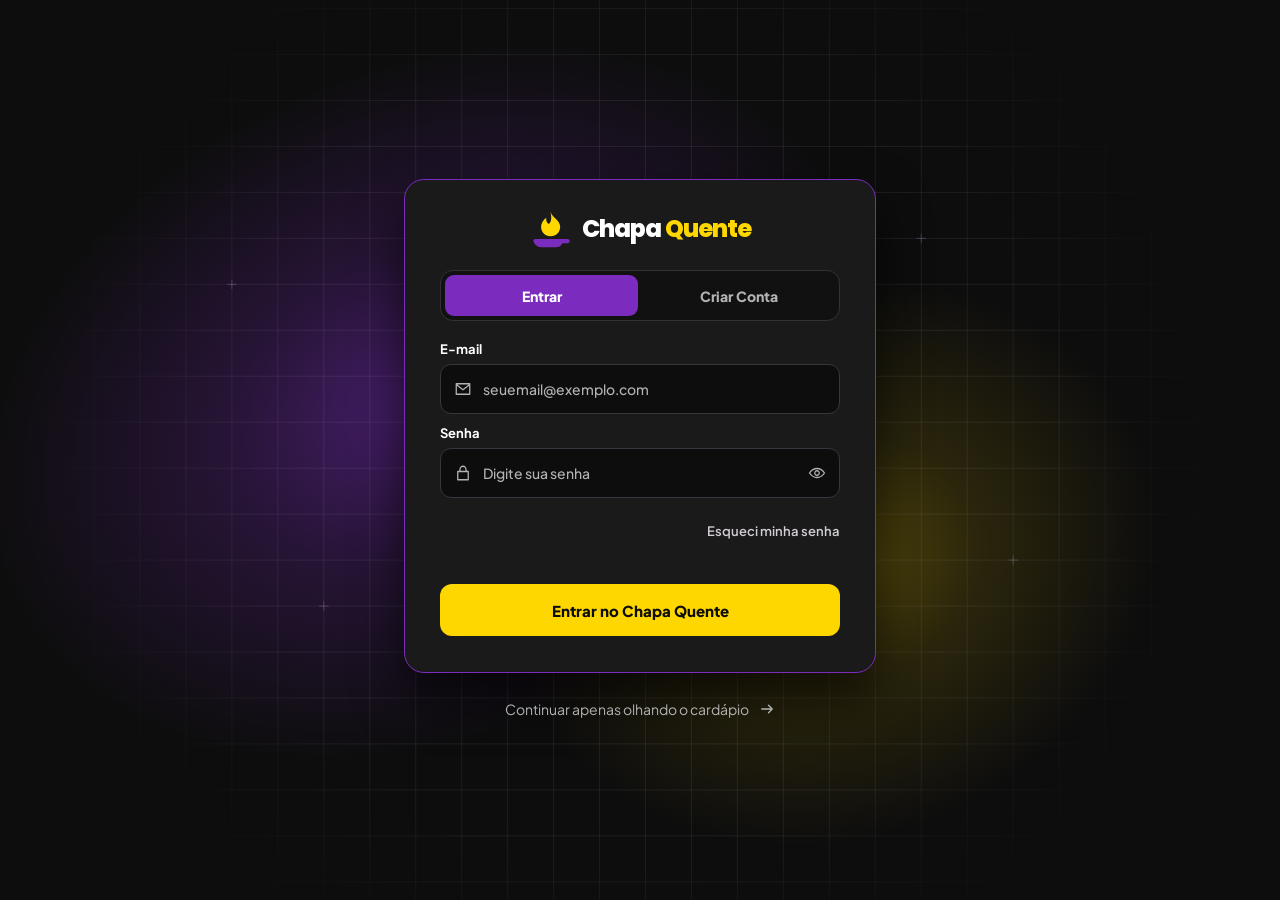
<file: index.html>
<!DOCTYPE html>
<html lang="pt-BR">
<head>
  <meta charset="UTF-8">
  <meta name="viewport" content="width=device-width, initial-scale=1.0">
  <meta name="description" content="Entre ou crie sua conta no Chapa Quente.">
  
  <title>Chapa Quente</title>
  <link rel="preconnect" href="https://fonts.googleapis.com">
  <link rel="preconnect" href="https://fonts.gstatic.com" crossorigin>
  <link href="https://fonts.googleapis.com/css2?family=Plus+Jakarta+Sans:wght@500;600;700;800&family=Poppins:wght@800&display=swap" rel="stylesheet">
  <link rel="stylesheet" href="page/style.css">
  <script src="page/script.js" defer></script>
</head>
<body>
  <main class="access">
    <section class="card">
      <h1 class="brand">
        <img src="assets/logo.svg" width="44" height="44" alt="">
        <span>Chapa <strong>Quente</strong></span>
      </h1>

      <div class="tabs" role="tablist">
        <button id="login-tab" class="tab active" type="button" role="tab" data-target="login-panel">Entrar</button>
        <button id="register-tab" class="tab" type="button" role="tab" data-target="register-panel" tabindex="-1">Criar Conta</button>
      </div>

      <form id="login-panel" class="form" role="tabpanel" method="POST" action="action/logarUsuario.php">
        <div class="field">
          <label for="login-email">E-mail</label>
          <div class="input-wrap">
            <img src="assets/mail.svg" width="18" height="18" alt="">
            <input id="login-email" name="email" type="email" autocomplete="email" placeholder="seuemail@exemplo.com" required>
          </div>
        </div>
        <div class="field">
          <label for="login-password">Senha</label>
          <div class="input-wrap">
            <img src="assets/lock.svg" width="18" height="18" alt="">
            <input id="login-password" name="password" type="password" autocomplete="current-password" placeholder="Digite sua senha" required>
            <button class="show-password" type="button" title="Mostrar senha" data-target="login-password">
              <img src="assets/eye.svg" width="18" height="18" alt="">
            </button>
          </div>
        </div>
        <button class="forgot" type="button">Esqueci minha senha</button>
        <button class="primary" type="submit">Entrar no Chapa Quente</button>
      </form>

      <form id="register-panel" class="form" role="tabpanel"  method="post" action="action/criarUsuario.php" hidden>
        <div class="field">
          <label for="register-name">Nome completo</label>
          <div class="input-wrap">
            <img src="assets/user.svg" width="18" height="18" alt="">
            <input id="register-name" name="name" type="text" autocomplete="name" placeholder="Seu nome e sobrenome" required>
          </div>
        </div>
        <div class="field">
          <label for="register-email">E-mail</label>
          <div class="input-wrap">
            <img src="assets/mail.svg" width="18" height="18" alt="">
            <input id="register-email" name="email" type="email" autocomplete="email" placeholder="seuemail@exemplo.com" required>
          </div>
        </div>
        <div class="field">
          <label for="register-phone">Telefone (WhatsApp)</label>
          <div class="input-wrap">
            <img src="assets/phone.svg" width="18" height="18" alt="">
            <input id="register-phone" name="phone" type="tel" autocomplete="tel" placeholder="(11) 99999-9999">
          </div>
        </div>
        <div class="field">
          <label for="register-password">Senha</label>
          <div class="input-wrap">
            <img src="assets/lock.svg" width="18" height="18" alt="">
            <input id="register-password" name="password" type="password" autocomplete="new-password" placeholder="Crie uma senha" required>
            <button class="show-password" type="button" title="Mostrar senha" data-target="register-password">
              <img src="assets/eye.svg" width="18" height="18" alt="">
            </button>
          </div>
        </div>
        <button class="primary" type="submit">Finalizar Cadastro</button>
      </form>

      <p id="feedback" class="feedback" role="status" hidden></p>
    </section>
    <footer>
      <a class="browse" href="page/menu.php">Continuar apenas olhando o cardápio <img src="assets/arrow.svg" width="18" height="18" alt=""></a>
    </footer>
  </main>
</body>
</html>
</file>
<file: page/style.css>
:root {
  color-scheme: dark;
  --background: #0d0d0d;
  --surface: #1a1a1a;
  --purple: #7b2cbf;
  --yellow: #ffd700;
  --muted: #b3b3b3;
}

* { box-sizing: border-box; }

body {
  margin: 0;
  min-height: 100vh;
  background: var(--background) url("../assets/background.svg") center / cover fixed no-repeat;
  color: #fff;
  font-family: "Plus Jakarta Sans", Arial, sans-serif;
  font-size: 14px;
}

button, input { font: inherit; }
button, a { -webkit-tap-highlight-color: transparent; }
button { cursor: pointer; }
[hidden] { display: none !important; }

.access,
.brand,
.show-password,
.browse {
  display: flex;
  align-items: center;
  justify-content: center;
}

.access {
  min-height: 100vh;
  min-height: 100svh;
  flex-direction: column;
  gap: 24px;
  padding: 36px 20px;
}

.card {
  width: 100%;
  max-width: 472px;
  padding: 27px 35px 36px;
  background: var(--surface);
  border: 1px solid var(--purple);
  border-radius: 20px;
  box-shadow: 0 24px 50px #000000ad;
}

.brand {
  gap: 9px;
  margin: 0 0 19px;
  font-family: Poppins, Arial, sans-serif;
  font-size: 24px;
  font-weight: 800;
  letter-spacing: -1px;
  line-height: 44px;
}
.brand img, .input-wrap > img { flex-shrink: 0; }
.brand strong { color: var(--yellow); font-weight: 800; }

.tabs {
  display: flex;
  gap: 4px;
  padding: 4px;
  height: 51px;
  margin-bottom: 20px;
  background: #111;
  border: 1px solid #353038;
  border-radius: 13px;
}
.tab,
.input-wrap input,
.show-password,
.forgot {
  border: 0;
  background: transparent;
}

.tab {
  flex: 1;
  padding: 0 8px;
  border-radius: 9px;
  color: var(--muted);
  font-weight: 800;
}
.tab.active { background: var(--purple); color: #fff; }
.tab:hover { color: #fff; }

.form,
.field {
  display: flex;
  flex-direction: column;
}

.form {
  gap: 11px;
}
.field {
  gap: 7px;
}
.field label { 
  font-size: 13px;
  font-weight: 700;
  line-height: 16px;
}

.input-wrap {
  display: flex;
  align-items: center;
  gap: 11px;
  height: 50px;
  padding-left: 13px;
  border: 1px solid #39343d;
  border-radius: 11px;
  background: var(--background);
}
.input-wrap:focus-within { 
  border-color: #a954f0;
  box-shadow: 0 0 0 2px #7b2cbf20; 
}
.input-wrap input {
  width: 100%;
  min-width: 0;
  height: 100%;
  padding: 0 12px 0 0;
  outline: none;
  color: #fff;
  font-weight: 500;
}
input::placeholder { opacity: 1; color: var(--muted); }
.show-password {
  flex-shrink: 0;
  width: 44px;
  height: 44px;
  padding: 0;
  border-radius: 9px;
}
.show-password:hover { background: #271a31; }
.show-password.active { background: #2d193e; }
.forgot {
  align-self: flex-end;
  min-height: 44px;
  padding: 0;
  color: #d1cdd3;
  font-size: 13px;
  font-weight: 600;
}
.forgot:hover, .browse:hover { color: #fff; }
.primary {
  width: 100%;
  min-height: 52px;
  margin-top: 20px;
  padding: 12px;
  border: 0;
  border-radius: 12px;
  background: var(--yellow);
  color: var(--background);
  font-size: 15px;
  font-weight: 800;
}
.primary:hover { background: #ffe34d; }
.primary:active { transform: translateY(1px); }
.feedback { margin: 18px 0 0; color: #dfbaff; line-height: 1.6; }
.browse {
  gap: 9px;
  min-height: 24px;
  color: var(--muted);
  text-align: center;
  text-decoration: none;
  line-height: 1.5;
}
button:focus-visible, a:focus-visible { outline: 2px solid #c88aff; outline-offset: 4px; }

@media (max-width: 520px) {
  body { background-attachment: scroll; }
  .input-wrap input { font-size: 16px; }
  .access { padding: 28px 18px; }
  .card { padding: 25px 22px 28px; }
  .brand { font-size: 22px; }
  .browse { font-size: 12px; }
}
</file>
